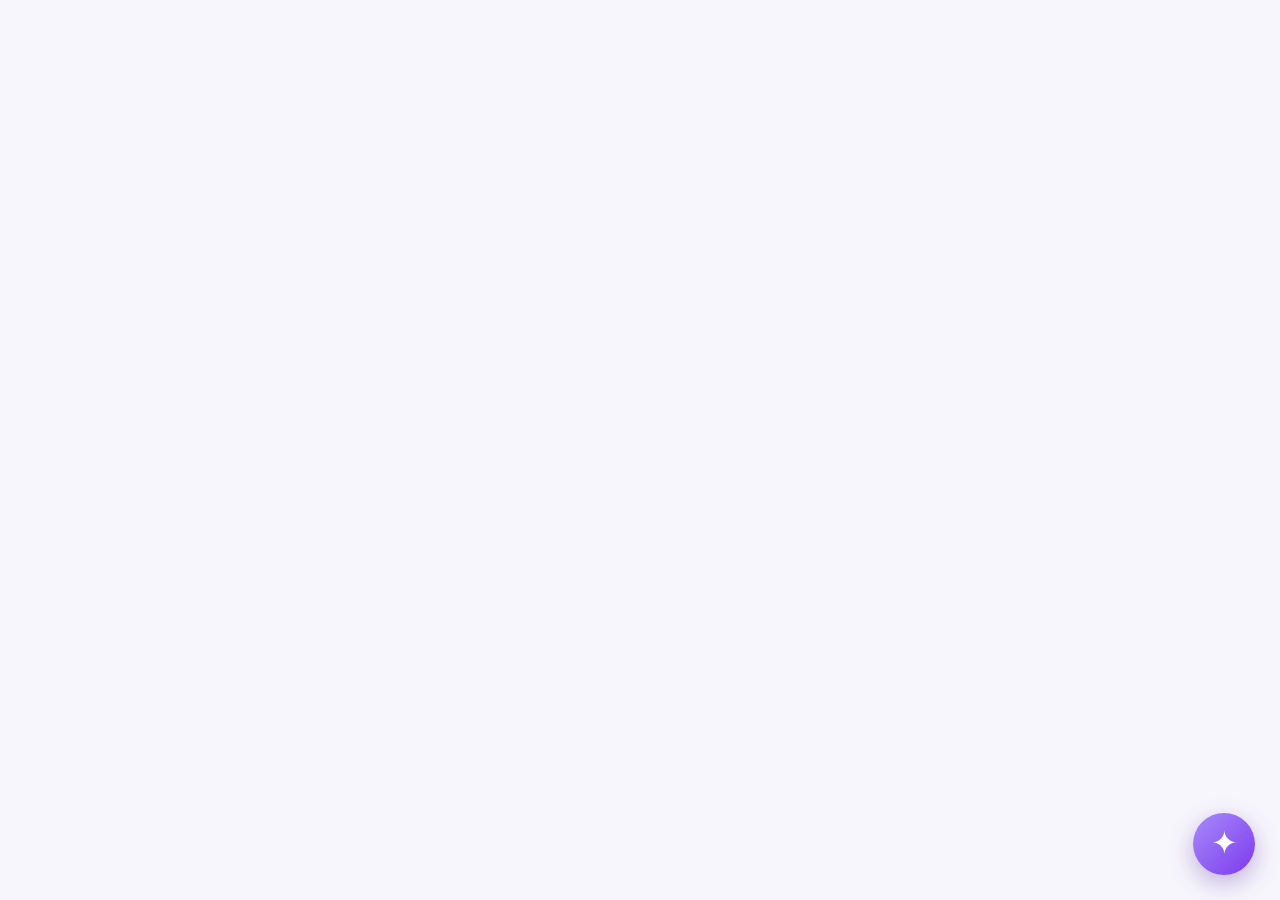
<file: chatbot.html>
<!DOCTYPE html>
<html lang="en">
<head>
    <meta charset="UTF-8">
    <meta name="viewport" content="width=device-width, initial-scale=1.0">
    <title>Smart Library AI Assistant</title>
    <link rel="stylesheet" href="style.css">
    <script src="chatbot.js" defer></script>
</head>
<body>
    <!-- AI Library Chat Widget -->
    <section id="libraryChatWidget" class="library-chat-widget">
        <button class="chat-launcher" id="chatLauncher"
                type="button"
                aria-label="Open AI Library Assistant"
                aria-expanded="false">
            <span class="chat-launcher-icon">✦</span>
        </button>

        <section class="chat-window" id="chatWindow"
                 aria-label="AI Library Assistant" hidden>
            <header class="chat-header">
                <div class="chat-avatar">📚</div>
                <div class="chat-header-text">
                    <h2>AI Library Assistant</h2>
                    <p><span class="online-dot"></span> AI Live Assistant</p>
                </div>
                <button class="chat-close" id="chatClose"
                        type="button" aria-label="Close chat">×</button>
            </header>

            <div class="chat-messages" id="chatMessages"
                 aria-live="polite" aria-label="Conversation"></div>

            <div class="chat-suggestions" id="chatSuggestions">
                <button type="button" data-prompt="What books do we have in the library?">📚 Library Books</button>
                <button type="button" data-prompt="Give me a quick recipe for pasta">🍳 Cooking Tips</button>
                <button type="button" data-prompt="How does AI work in simple words?">🤖 AI Explained</button>
            </div>

            <form class="chat-input-area" id="chatForm">
                <input id="chatInput" type="text"
                       placeholder="Ask me anything..."
                       aria-label="Your message"
                       autocomplete="off" maxlength="1000" required>
                <button type="submit" id="chatSendButton"
                        aria-label="Send message">➤</button>
            </form>

            <p class="chat-disclaimer">Powered by Smart AI Assistant</p>
        </section>
    </section>
</body>
</html>
</file>
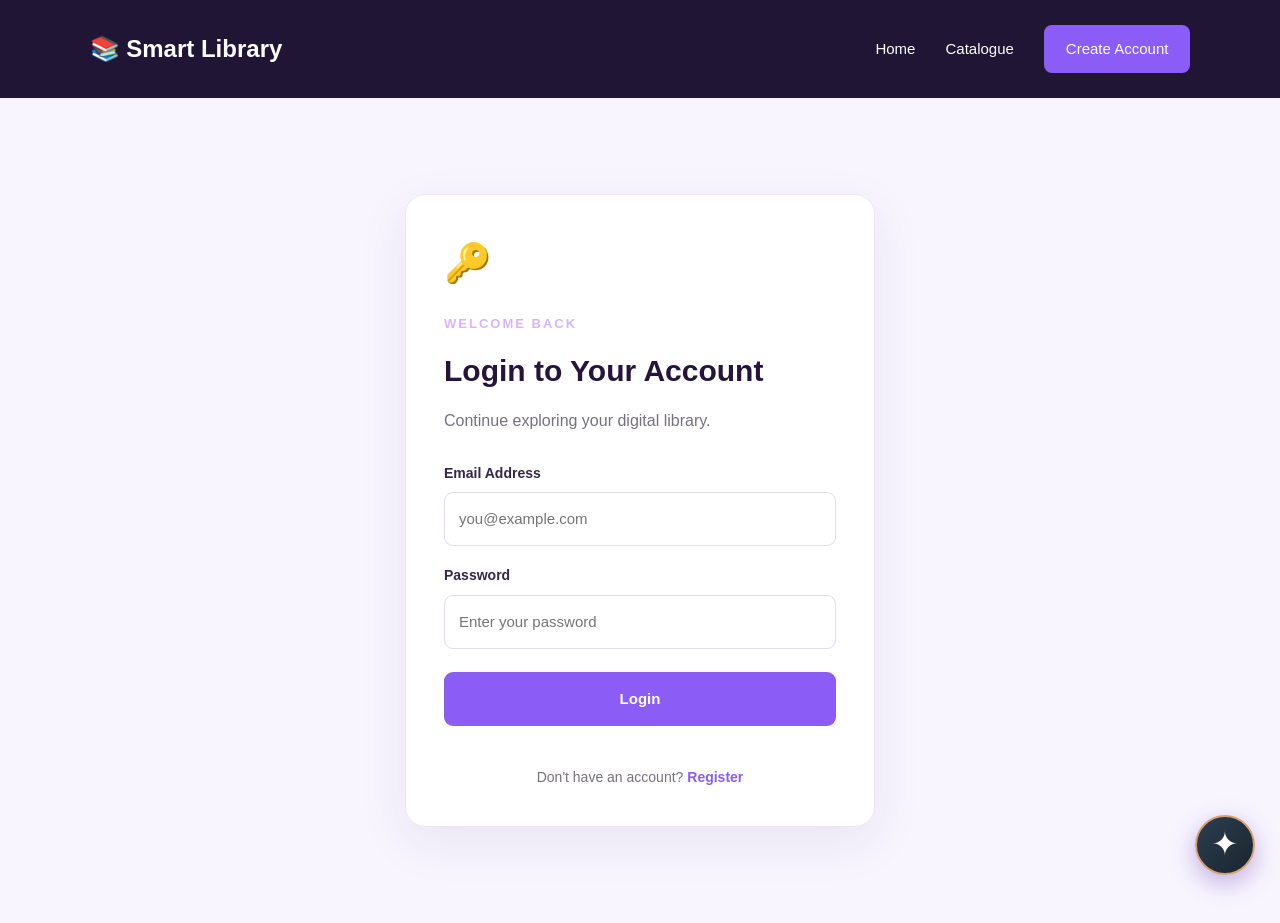
<file: dashboard.html>
<!DOCTYPE html>
<html lang="en">
<head>
    <meta charset="UTF-8">
    <meta name="viewport" content="width=device-width, initial-scale=1.0">
    <title>Smart Library | Dashboard</title>
    <link rel="stylesheet" href="style.css">
    <script src="config.js" defer></script>
    <script src="session.js" defer></script>
    <script src="dashboard.js" defer></script>
    <link rel="stylesheet" href="chatbot.css">
    <script src="chatbot.js" defer></script>
</head>
<body>
<header class="dashboard-navbar">
    <a href="home.html" class="brand">📚 Smart Library</a>

    <nav>
        <a href="home.html">Home</a>
        <a href="catalogue.html">Catalogue</a>
        <a href="dashboard.html" class="active">Dashboard</a>
        <a href="login.html" id="logoutLink">Logout</a>
    </nav>
</header>
<main class="dashboard-container">
    <section class="welcome-section">
        <div>
            <p class="eyebrow">YOUR PERSONAL LIBRARY</p>
            <h1>My Dashboard</h1>
            <p>Manage your account, books, favorites, and payments in one place.</p>
        </div>
        <a href="catalogue.html" class="main-button">Explore Books →</a>
    </section>
    <section class="stats-grid">
        <article class="stat-card">
            <div class="stat-icon purple">📚</div>
            <div>
                <p>My Books</p>
                <h2 id="booksCount">0</h2>
            </div>
        </article>
        <article class="stat-card">
            <div class="stat-icon pink">♥</div>
            <div>
                <p>Favorites</p>
                <h2 id="favoritesCount">0</h2>
            </div>
        </article>
        <article class="stat-card">
            <div class="stat-icon blue">💳</div>
            <div>
                <p>Payments</p>
                <h2 id="paymentsCount">0</h2>
            </div>
        </article>
        <article class="stat-card">
            <div class="stat-icon green">✓</div>
            <div>
                <p>Completed Payments</p>
                <h2 id="completedCount">0</h2>
            </div>
        </article>
    </section>
    <section class="dashboard-grid">
        <article class="panel account-panel" id="account">
            <div class="panel-heading">
                <div>
                    <p class="eyebrow">PERSONAL INFORMATION</p>
                    <h2>My Account</h2>
                </div>
                <span class="heading-icon">👤</span>
            </div>
            <form id="accountForm">
                <label for="userName">Full Name</label>
                <input id="userName" type="text" placeholder="Enter your name" required>
                <label for="userEmail">Email Address</label>
                <input id="userEmail" type="email" placeholder="Enter your email" required>
                <label for="userPhone">Phone Number</label>
                <input id="userPhone" type="tel" placeholder="Enter your phone number">
                <button type="submit" class="main-button full-button">Save Changes</button>
                <p id="accountMessage" class="message" aria-live="polite"></p>
            </form>
        </article>
        <article class="panel" id="my-books">
            <div class="panel-heading">
                <div>
                    <p class="eyebrow">YOUR COLLECTION</p>
                    <h2>My Books</h2>
                </div>
                <a href="catalogue.html" class="small-link">Browse Books →</a>
            </div>
            <div id="myBooksList" class="book-list"></div>
        </article>
        <article class="panel" id="favorites">
            <div class="panel-heading">
                <div>
                    <p class="eyebrow">SAVED FOR LATER</p>
                    <h2>Favorite List</h2>
                </div>
                <span class="heading-icon">♥</span>
            </div>
            <div id="favoritesList" class="book-list"></div>
        </article>
        <article class="panel" id="payments">
            <div class="panel-heading">
                <div>
                    <p class="eyebrow">PAYMENT HISTORY</p>
                    <h2>My Payments</h2>
                </div>
                <span class="heading-icon">💳</span>
            </div>
            <div class="payment-summary">
                <span>Total recorded payments</span>
                <strong id="totalPayments">0.00 EGP</strong>
            </div>
            <div id="paymentsList" class="payments-list"></div>
            <p class="note">
                This section displays saved payment records only. It does not process real payments.
            </p>
        </article>
    </section>
    <footer class="dashboard-footer">
        <a href="home.html">← Back to Home</a>
        <p>© 2026 Smart Library. Learn something new every day.</p>
    </footer>
</main>
<!-- AI Library Chat Widget -->
    <section id="libraryChatWidget" class="library-chat-widget">
        <button class="chat-launcher" id="chatLauncher"
                type="button"
                aria-label="Open AI Library Assistant"
                aria-expanded="false">
            <span class="chat-launcher-icon">✦</span>
        </button>

        <section class="chat-window" id="chatWindow"
                 aria-label="AI Library Assistant" hidden>
            <header class="chat-header">
                <div class="chat-avatar">📚</div>
                <div class="chat-header-text">
                    <h2>AI Library Assistant</h2>
                    <p><span class="online-dot"></span> AI Live Assistant</p>
                </div>
                <button class="chat-close" id="chatClose"
                        type="button" aria-label="Close chat">×</button>
            </header>

            <div class="chat-messages" id="chatMessages"
                 aria-live="polite" aria-label="Conversation"></div>

            <div class="chat-suggestions" id="chatSuggestions">
                <button type="button" data-prompt="What books do we have in the library?">📚 Library Books</button>
                <button type="button" data-prompt="Give me a quick recipe for pasta">🍳 Cooking Tips</button>
                <button type="button" data-prompt="How does AI work in simple words?">🤖 AI Explained</button>
            </div>

            <form class="chat-input-area" id="chatForm">
                <input id="chatInput" type="text"
                       placeholder="Ask me anything..."
                       aria-label="Your message"
                       autocomplete="off" maxlength="1000" required>
                <button type="submit" id="chatSendButton"
                        aria-label="Send message">➤</button>
            </form>

            <p class="chat-disclaimer">Powered by Smart AI Assistant</p>
        </section>
    </section>

</body>
</html>
</file>
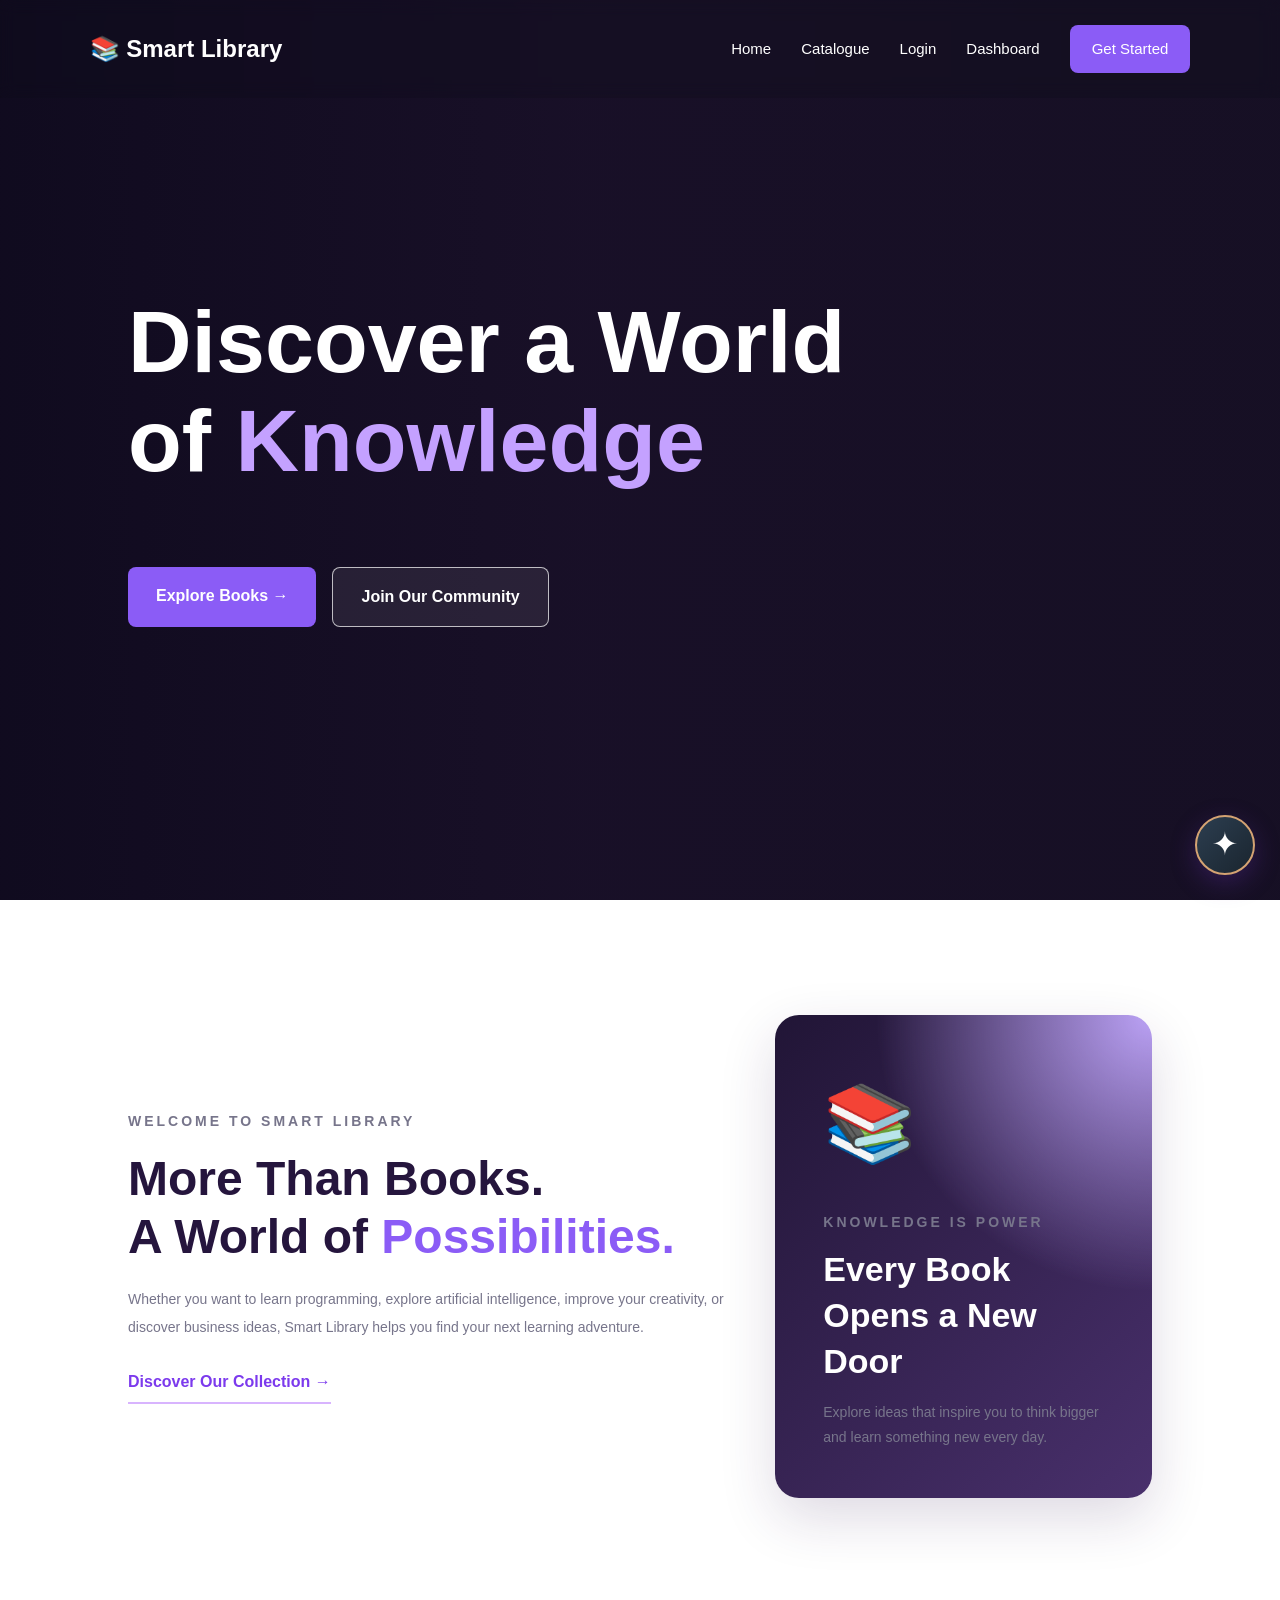
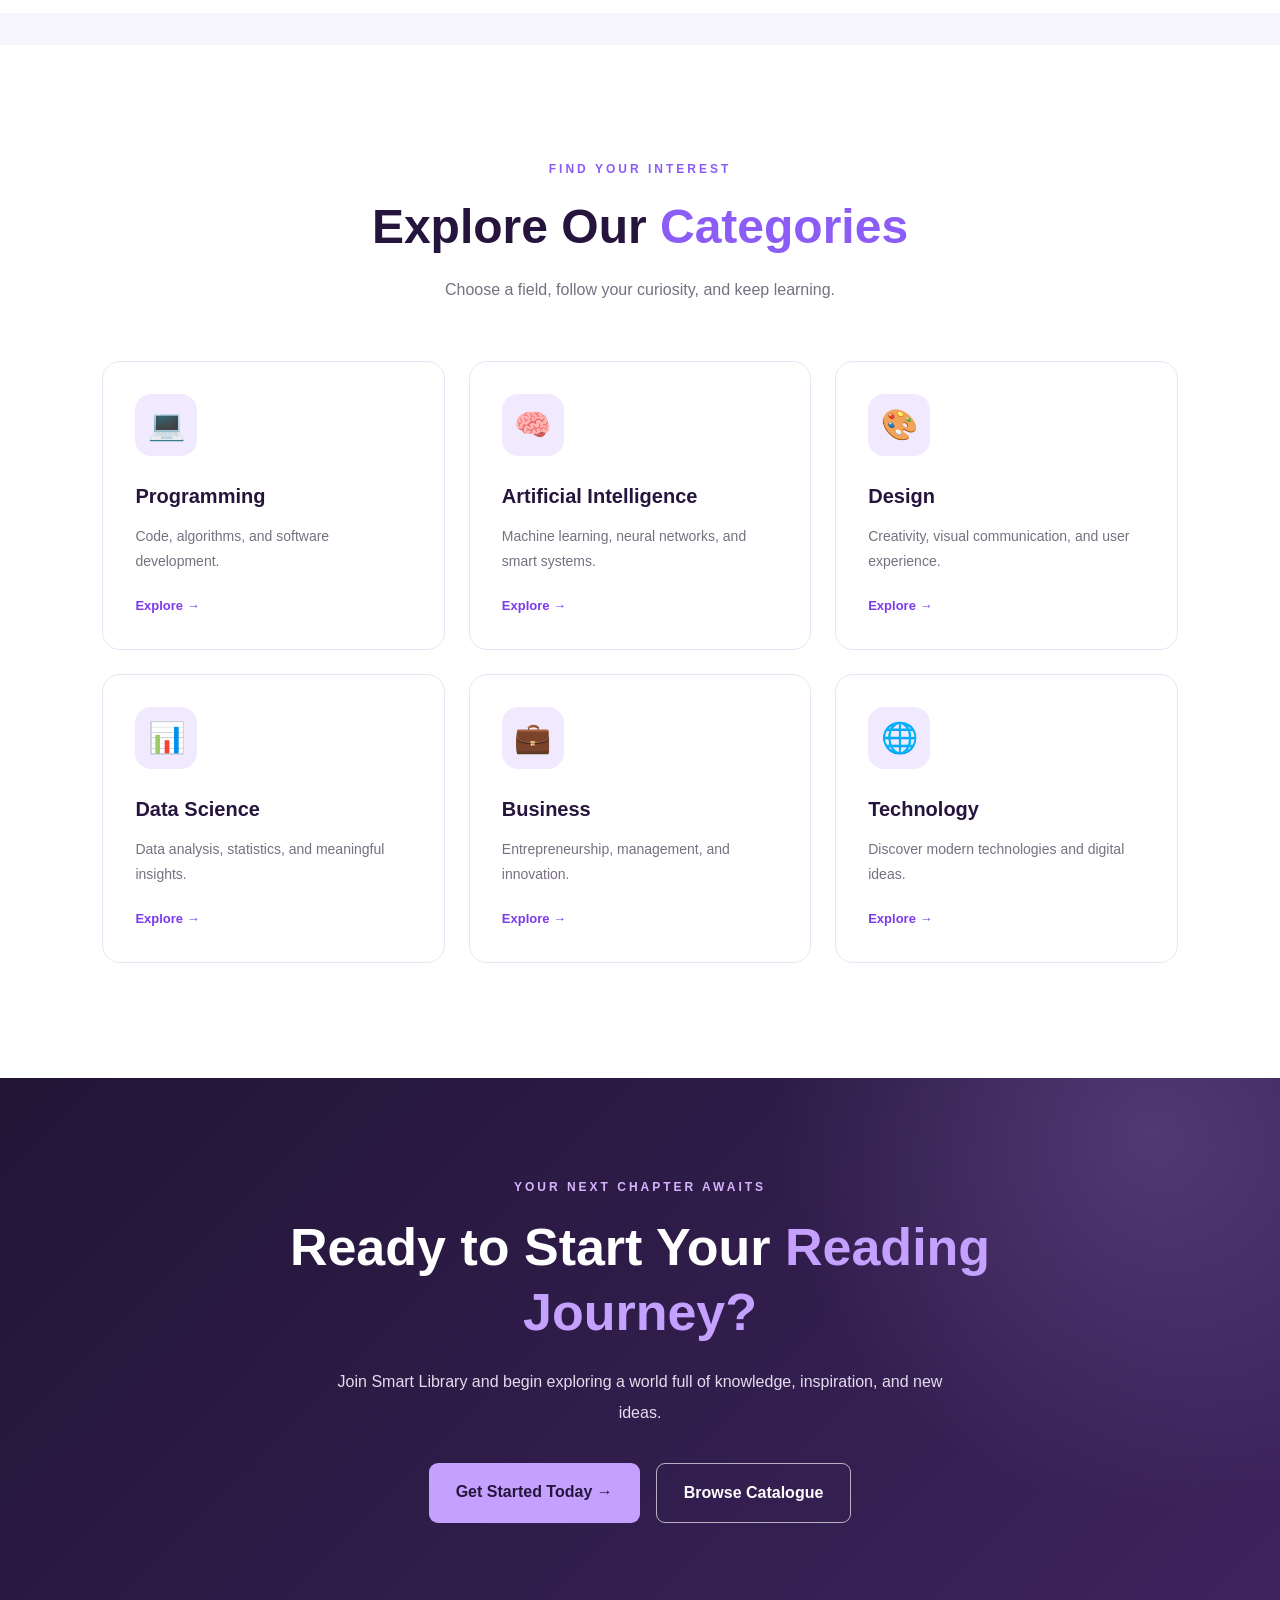
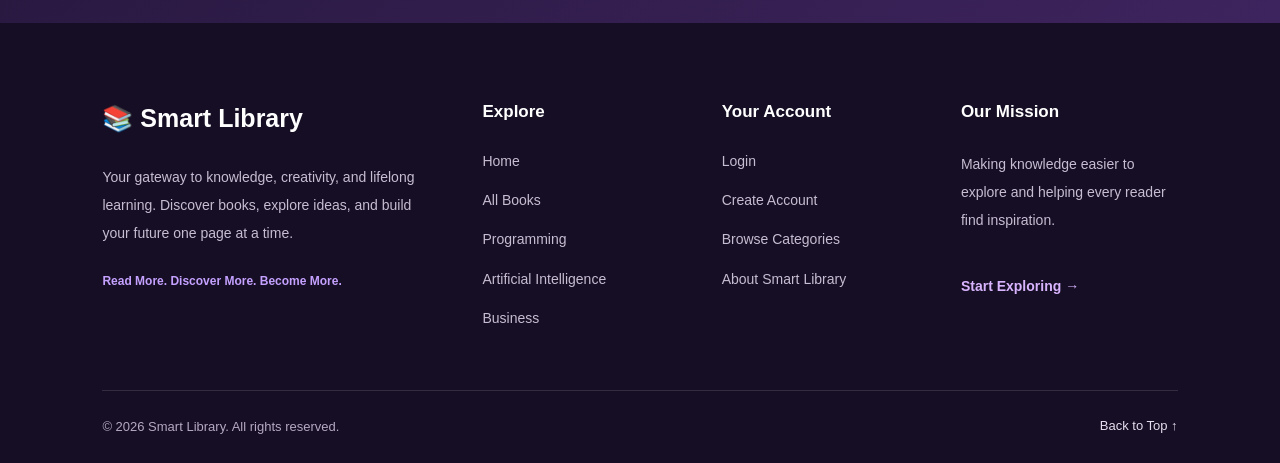
<file: home.html>
<!DOCTYPE html>
<html lang="en">
<head>
    <meta charset="UTF-8">
    <meta name="viewport" content="width=device-width, initial-scale=1.0">
    <meta name="theme-color" content="#211536">
    <title>Smart Library | Home</title>
    <link rel="stylesheet" href="style.css">
    <script src="config.js" defer></script>
    <script src="session.js" defer></script>
    <link rel="stylesheet" href="./chatbot.css">
    <link rel="stylesheet" href="chatbot.css">
    <script src="chatbot.js" defer></script>
</head>
<body class="home-page">

    <!-- Navigation -->
    <header class="navbar">
        <a href="home.html" class="logo">📚 Smart Library</a>

        <nav>
            <a href="home.html">Home</a>
            <a href="catalogue.html">Catalogue</a>
            <a href="login.html" id="authLink">Login</a>
            <a href="dashboard.html">Dashboard</a>
            <a href="register.html" class="nav-btn" id="registerLink">Get Started</a>
        </nav>
    </header>

    <main>

        <!-- Hero Section -->
        <section class="hero" id="home">

            <video class="hero-video" autoplay muted loop playsinline>
                <source src="./854417-uhd_3840_2160_25fps (1) (1) (1) (1).mp4">
            </video>

            <div class="hero-overlay"></div>

            <div class="hero-content">
                <h1>
                    Discover a World<br>
                    of <span>Knowledge</span>
                </h1>
                 <br><br>
                <div class="hero-buttons">
                    <a href="catalogue.html" class="primary-btn">
                        Explore Books →
                    </a>
                    <a href="register.html" class="secondary-btn">
                        Join Our Community
                    </a>
                </div>
            </div>
        </section>
        <!-- Welcome Section -->
        <section class="welcome-section">
            <div class="welcome-text">
                <p class="section-kicker">WELCOME TO SMART LIBRARY</p>

                <h2>
                    More Than Books.<br>
                    A World of <span>Possibilities.</span>
                </h2>

                <p>
                    Whether you want to learn programming, explore
                    artificial intelligence, improve your creativity,
                    or discover business ideas, Smart Library helps
                    you find your next learning adventure.
                </p>

                <a href="catalogue.html" class="section-link">
                    Discover Our Collection →
                </a>
            </div>

            <div class="welcome-visual">
                <div class="welcome-book-icon">📚</div>
                <p class="visual-small">KNOWLEDGE IS POWER</p>
                <h3>Every Book Opens a New Door</h3>
                <p>
                    Explore ideas that inspire you to think bigger
                    and learn something new every day.
                </p>
            </div>
        </section>
        <!-- Categories -->
        <section class="home-categories-section" id="categories">
            <div class="section-heading">
                <p class="section-kicker">FIND YOUR INTEREST</p>
                <h2>Explore Our <span>Categories</span></h2>
                <p>
                    Choose a field, follow your curiosity, and keep learning.
                </p>
            </div>

            <div class="home-categories-grid">

                <a href="catalogue.html?category=programming"
                   class="home-category-card">
                    <span class="category-icon">💻</span>
                    <h3>Programming</h3>
                    <p>Code, algorithms, and software development.</p>
                    <span class="category-arrow">Explore →</span>
                </a>

                <a href="catalogue.html?category=artificial-intelligence"
                   class="home-category-card">
                    <span class="category-icon">🧠</span>
                    <h3>Artificial Intelligence</h3>
                    <p>Machine learning, neural networks, and smart systems.</p>
                    <span class="category-arrow">Explore →</span>
                </a>

                <a href="catalogue.html?category=design"
                   class="home-category-card">
                    <span class="category-icon">🎨</span>
                    <h3>Design</h3>
                    <p>Creativity, visual communication, and user experience.</p>
                    <span class="category-arrow">Explore →</span>
                </a>

                <a href="catalogue.html?category=data-science"
                   class="home-category-card">
                    <span class="category-icon">📊</span>
                    <h3>Data Science</h3>
                    <p>Data analysis, statistics, and meaningful insights.</p>
                    <span class="category-arrow">Explore →</span>
                </a>

                <a href="catalogue.html?category=business"
                   class="home-category-card">
                    <span class="category-icon">💼</span>
                    <h3>Business</h3>
                    <p>Entrepreneurship, management, and innovation.</p>
                    <span class="category-arrow">Explore →</span>
                </a>

                <a href="catalogue.html?category=technology"
                   class="home-category-card">
                    <span class="category-icon">🌐</span>
                    <h3>Technology</h3>
                    <p>Discover modern technologies and digital ideas.</p>
                    <span class="category-arrow">Explore →</span>
                </a>

            </div>
        </section>
        <!-- Call to Action -->
        <section class="home-cta-section">
            <div class="cta-content">
                <p class="section-kicker">YOUR NEXT CHAPTER AWAITS</p>
                <h2>Ready to Start Your <span>Reading Journey?</span></h2>
                <p>
                    Join Smart Library and begin exploring a world
                    full of knowledge, inspiration, and new ideas.
                </p>

                <div class="hero-buttons cta-buttons">
                    <a href="register.html" class="cta-main-btn">
                        Get Started Today →
                    </a>

                    <a href="catalogue.html" class="cta-outline-btn">
                        Browse Catalogue
                    </a>
                </div>
            </div>
        </section>

    </main>


    <!-- Footer -->
    <footer class="home-footer" id="footer">
        <div class="footer-main">

            <div class="footer-about">
                <a href="home.html" class="footer-logo">
                    📚 Smart Library
                </a>

                <p>
                    Your gateway to knowledge, creativity, and lifelong
                    learning. Discover books, explore ideas, and build
                    your future one page at a time.
                </p>

                <div class="footer-motto">
                    Read More. Discover More. Become More.
                </div>
            </div>

            <div class="footer-column">
                <h3>Explore</h3>
                <a href="home.html">Home</a>
                <a href="catalogue.html">All Books</a>
                <a href="catalogue.html?category=programming">Programming</a>
                <a href="catalogue.html?category=artificial-intelligence">
                    Artificial Intelligence
                </a>
                <a href="catalogue.html?category=business">Business</a>
            </div>

            <div class="footer-column">
                <h3>Your Account</h3>
                <a href="login.html">Login</a>
                <a href="register.html">Create Account</a>
                <a href="#categories">Browse Categories</a>
                <a href="#about">About Smart Library</a>
            </div>

            <div class="footer-column footer-contact">
                <h3>Our Mission</h3>
                <p>
                    Making knowledge easier to explore and helping
                    every reader find inspiration.
                </p>
                <a href="catalogue.html" class="footer-explore-btn">
                    Start Exploring →
                </a>
            </div>

        </div>

        <div class="footer-bottom">
            <p>© 2026 Smart Library. All rights reserved.</p>

            <a href="#home">Back to Top ↑</a>
        </div>
    </footer>

<!-- AI Library Chat Widget -->
    <section id="libraryChatWidget" class="library-chat-widget">
        <button class="chat-launcher" id="chatLauncher"
                type="button"
                aria-label="Open AI Library Assistant"
                aria-expanded="false">
            <span class="chat-launcher-icon">✦</span>
        </button>

        <section class="chat-window" id="chatWindow"
                 aria-label="AI Library Assistant" hidden>
            <header class="chat-header">
                <div class="chat-avatar">📚</div>
                <div class="chat-header-text">
                    <h2>AI Library Assistant</h2>
                    <p><span class="online-dot"></span> AI Live Assistant</p>
                </div>
                <button class="chat-close" id="chatClose"
                        type="button" aria-label="Close chat">×</button>
            </header>

            <div class="chat-messages" id="chatMessages"
                 aria-live="polite" aria-label="Conversation"></div>

            <div class="chat-suggestions" id="chatSuggestions">
                <button type="button" data-prompt="What books do we have in the library?">📚 Library Books</button>
                <button type="button" data-prompt="Give me a quick recipe for pasta">🍳 Cooking Tips</button>
                <button type="button" data-prompt="How does AI work in simple words?">🤖 AI Explained</button>
            </div>

            <form class="chat-input-area" id="chatForm">
                <input id="chatInput" type="text"
                       placeholder="Ask me anything..."
                       aria-label="Your message"
                       autocomplete="off" maxlength="1000" required>
                <button type="submit" id="chatSendButton"
                        aria-label="Send message">➤</button>
            </form>

            <p class="chat-disclaimer">Powered by Smart AI Assistant</p>
        </section>
    </section>

</body>
</html>
</file>
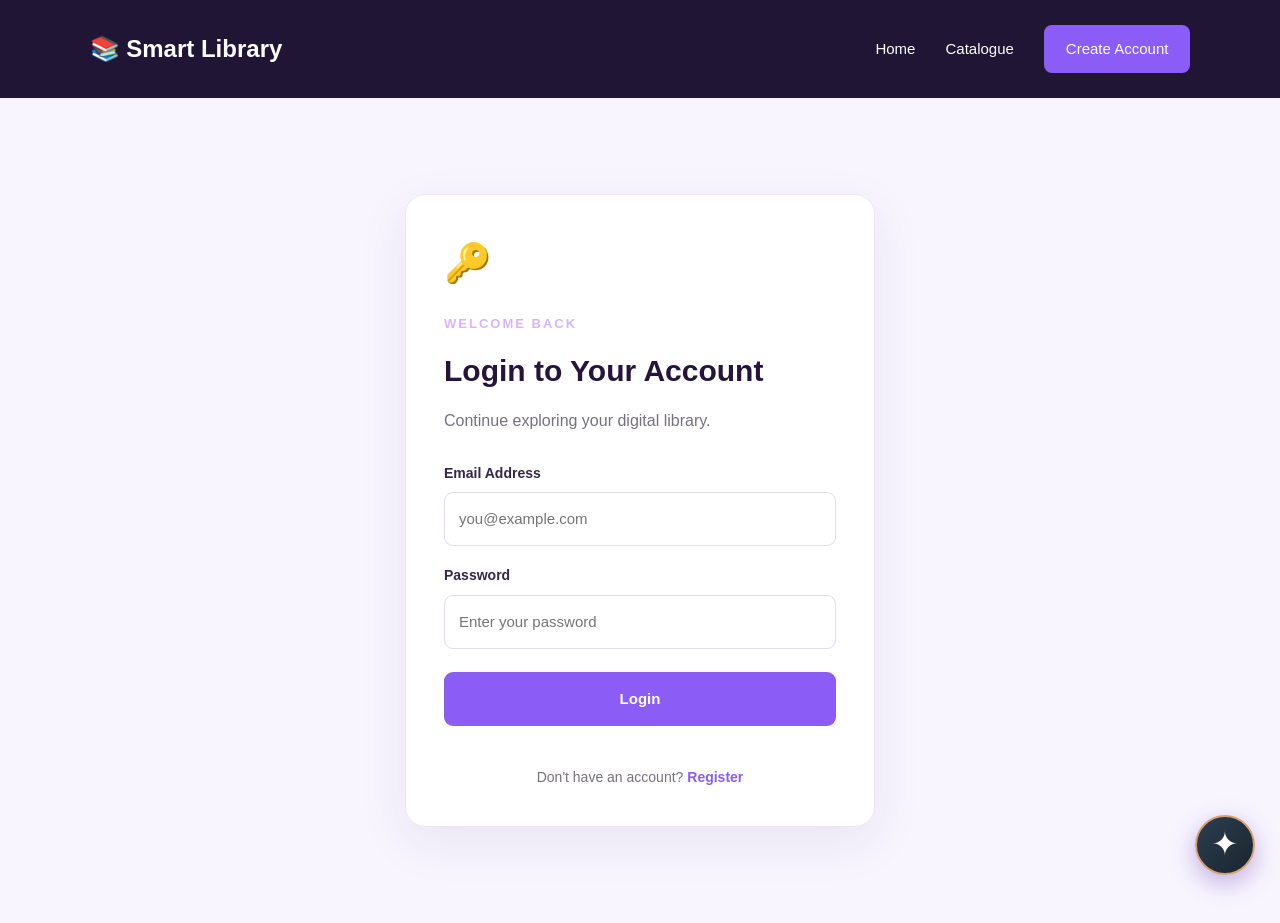
<file: login.html>
<!DOCTYPE html>
<html lang="en">
<head>
    <meta charset="UTF-8">
    <meta name="viewport" content="width=device-width, initial-scale=1.0">
    <title>Login | Smart Library</title>
    <link rel="stylesheet" href="style.css">
    <script src="config.js" defer></script>
    <script src="session.js" defer></script>
    <script src="auth.js" defer></script>
    <link rel="stylesheet" href="chatbot.css">
    <script src="chatbot.js" defer></script>
</head>
<body class="auth-page">

<header class="navbar inner-navbar">
    <a href="home.html" class="logo">📚 Smart Library</a>
    <nav>
        <a href="home.html">Home</a>
        <a href="catalogue.html">Catalogue</a>
        <a href="register.html" class="nav-btn">Create Account</a>
    </nav>
</header>

<main class="auth-layout">
    <section class="auth-card">
        <div class="auth-icon">🔑</div>
        <p class="subtitle">WELCOME BACK</p>
        <h1>Login to Your Account</h1>
        <p class="auth-description">
            Continue exploring your digital library.
        </p>

        <form id="loginForm">
            <label for="loginEmail">Email Address</label>
            <input id="loginEmail" type="email"
                   placeholder="you@example.com" required>

            <label for="loginPassword">Password</label>
            <input id="loginPassword" type="password"
                   placeholder="Enter your password" required>

            <button type="submit" class="auth-submit">
                Login
            </button>

            <p id="loginMessage" class="form-message"
               aria-live="polite"></p>
        </form>

        <p class="auth-switch">
            Don't have an account?
            <a href="register.html">Register</a>
        </p>
    </section>
</main>

<!-- AI Library Chat Widget -->
    <section id="libraryChatWidget" class="library-chat-widget">
        <button class="chat-launcher" id="chatLauncher"
                type="button"
                aria-label="Open AI Library Assistant"
                aria-expanded="false">
            <span class="chat-launcher-icon">✦</span>
        </button>

        <section class="chat-window" id="chatWindow"
                 aria-label="AI Library Assistant" hidden>
            <header class="chat-header">
                <div class="chat-avatar">📚</div>
                <div class="chat-header-text">
                    <h2>AI Library Assistant</h2>
                    <p><span class="online-dot"></span> AI Live Assistant</p>
                </div>
                <button class="chat-close" id="chatClose"
                        type="button" aria-label="Close chat">×</button>
            </header>

            <div class="chat-messages" id="chatMessages"
                 aria-live="polite" aria-label="Conversation"></div>

            <div class="chat-suggestions" id="chatSuggestions">
                <button type="button" data-prompt="What books do we have in the library?">📚 Library Books</button>
                <button type="button" data-prompt="Give me a quick recipe for pasta">🍳 Cooking Tips</button>
                <button type="button" data-prompt="How does AI work in simple words?">🤖 AI Explained</button>
            </div>

            <form class="chat-input-area" id="chatForm">
                <input id="chatInput" type="text"
                       placeholder="Ask me anything..."
                       aria-label="Your message"
                       autocomplete="off" maxlength="1000" required>
                <button type="submit" id="chatSendButton"
                        aria-label="Send message">➤</button>
            </form>

            <p class="chat-disclaimer">Powered by Smart AI Assistant</p>
        </section>
    </section>

</body>
</html>
</file>
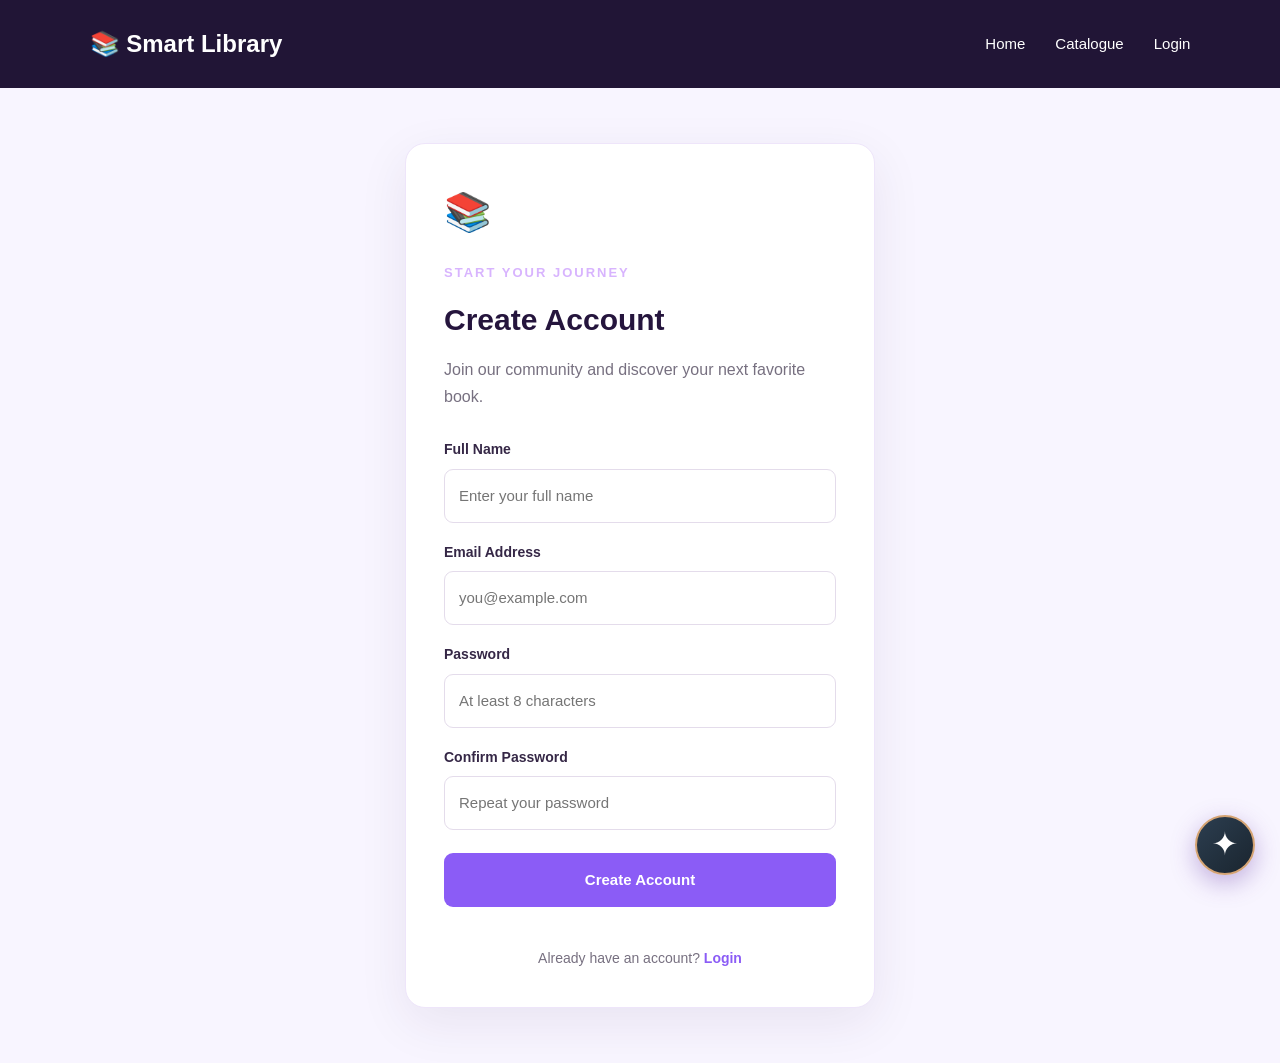
<file: register.html>
<!DOCTYPE html>
<html lang="en">
<head>
    <meta charset="UTF-8">
    <meta name="viewport" content="width=device-width, initial-scale=1.0">
    <title>Register | Smart Library</title>
    <link rel="stylesheet" href="style.css">
    <script src="config.js" defer></script>
    <script src="session.js" defer></script>
    <script src="auth.js" defer></script>
    <link rel="stylesheet" href="chatbot.css">
    <script src="chatbot.js" defer></script>
</head>
<body class="auth-page">

<header class="navbar inner-navbar">
    <a href="home.html" class="logo">📚 Smart Library</a>
    <nav>
        <a href="home.html">Home</a>
        <a href="catalogue.html">Catalogue</a>
        <a href="login.html">Login</a>
    </nav>
</header>

<main class="auth-layout">
    <section class="auth-card">
        <div class="auth-icon">📚</div>
        <p class="subtitle">START YOUR JOURNEY</p>
        <h1>Create Account</h1>
        <p class="auth-description">
            Join our community and discover your next favorite book.
        </p>

        <form id="registerForm">
            <label for="fullName">Full Name</label>
            <input id="fullName" type="text"
                   placeholder="Enter your full name" required>

            <label for="registerEmail">Email Address</label>
            <input id="registerEmail" type="email"
                   placeholder="you@example.com" required>

            <label for="registerPassword">Password</label>
            <input id="registerPassword" type="password"
                   placeholder="At least 8 characters" minlength="8" required>

            <label for="confirmPassword">Confirm Password</label>
            <input id="confirmPassword" type="password"
                   placeholder="Repeat your password" minlength="8" required>

            <button type="submit" class="auth-submit">
                Create Account
            </button>

            <p id="registerMessage" class="form-message"
               aria-live="polite"></p>
        </form>

        <p class="auth-switch">
            Already have an account?
            <a href="login.html">Login</a>
        </p>
    </section>
</main>

<!-- AI Library Chat Widget -->
    <section id="libraryChatWidget" class="library-chat-widget">
        <button class="chat-launcher" id="chatLauncher"
                type="button"
                aria-label="Open AI Library Assistant"
                aria-expanded="false">
            <span class="chat-launcher-icon">✦</span>
        </button>

        <section class="chat-window" id="chatWindow"
                 aria-label="AI Library Assistant" hidden>
            <header class="chat-header">
                <div class="chat-avatar">📚</div>
                <div class="chat-header-text">
                    <h2>AI Library Assistant</h2>
                    <p><span class="online-dot"></span> AI Live Assistant</p>
                </div>
                <button class="chat-close" id="chatClose"
                        type="button" aria-label="Close chat">×</button>
            </header>

            <div class="chat-messages" id="chatMessages"
                 aria-live="polite" aria-label="Conversation"></div>

            <div class="chat-suggestions" id="chatSuggestions">
                <button type="button" data-prompt="What books do we have in the library?">📚 Library Books</button>
                <button type="button" data-prompt="Give me a quick recipe for pasta">🍳 Cooking Tips</button>
                <button type="button" data-prompt="How does AI work in simple words?">🤖 AI Explained</button>
            </div>

            <form class="chat-input-area" id="chatForm">
                <input id="chatInput" type="text"
                       placeholder="Ask me anything..."
                       aria-label="Your message"
                       autocomplete="off" maxlength="1000" required>
                <button type="submit" id="chatSendButton"
                        aria-label="Send message">➤</button>
            </form>

            <p class="chat-disclaimer">Powered by Smart AI Assistant</p>
        </section>
    </section>

</body>
</html>
</file>
<file: style.css>
/*GENERAL STYLES*/
* {
    margin: 0;
    padding: 0;
    box-sizing: border-box;
}

body {
    font-family: Arial, sans-serif;
    background: #fff;
}

html {
    scroll-behavior: smooth;
    scroll-padding-top: 90px;
}
/*NAVIGATION BAR*/
.navbar {
    position: absolute;
    top: 0;
    left: 0;
    width: 100%;
    z-index: 10;

    display: flex;
    justify-content: space-between;
    align-items: center;

    padding: 25px 7%;
    background: rgba(15, 12, 25, 0.25);
    backdrop-filter: blur(8px);
}

.logo {
    color: white;
    font-size: 24px;
    font-weight: bold;
    text-decoration: none;
}

.navbar nav {
    display: flex;
    align-items: center;
    gap: 30px;
}

.navbar nav a {
    color: white;
    text-decoration: none;
    font-size: 15px;
    transition: 0.3s;
}

.navbar nav a:hover {
    color: #d8b4fe;
}

.navbar nav .nav-btn {
    background: #8b5cf6;
    padding: 12px 22px;
    border-radius: 8px;
}

.navbar nav .nav-btn:hover {
    background: #7c3aed;
    color: white;
}
/*ORIGINAL HERO STYLES
   Used by the Home Page*/
.hero {
    position: relative;
    width: 100%;
    min-height: 100vh;
    min-height: 100svh;

    display: flex;
    align-items: center;

    padding: 130px 10% 100px;
    overflow: hidden;
    background: #171126;
}

.hero-video {
    position: absolute;
    inset: 0;

    width: 100%;
    height: 100%;

    object-fit: cover;
    object-position: center;

    z-index: 0;
}

.hero-overlay {
    position: absolute;
    inset: 0;

    background: linear-gradient(
        90deg,
        rgba(15, 10, 30, 0.88) 0%,
        rgba(25, 15, 40, 0.65) 45%,
        rgba(20, 10, 30, 0.2) 100%
    );

    z-index: 1;
}

.hero-content {
    position: relative;
    z-index: 2;
    max-width: 700px;
    color: white;
}

.subtitle {
    color: #d8b4fe;
    font-size: 13px;
    font-weight: bold;
    letter-spacing: 4px;
    margin-bottom: 25px;
}

.hero-content h1 {
    font-size: clamp(42px, 6vw, 76px);
    line-height: 1.15;
    margin-bottom: 25px;
    font-weight: 800;
}

.hero-content h1 span {
    color: #c4a1ff;
}

.hero-description {
    max-width: 520px;
    font-size: 18px;
    line-height: 1.8;
    color: #e5e0ed;
    margin-bottom: 35px;
}


/*BUTTONS*/

.hero-buttons {
    display: flex;
    flex-wrap: wrap;
    gap: 16px;
}

.primary-btn,
.secondary-btn {
    display: inline-block;
    padding: 16px 28px;
    border-radius: 8px;
    text-decoration: none;
    font-weight: bold;
    transition: 0.3s;
}

.primary-btn {
    background: #8b5cf6;
    color: white;
}

.primary-btn:hover {
    background: #7c3aed;
    transform: translateY(-3px);
}

.secondary-btn {
    color: white;
    border: 1px solid rgba(255, 255, 255, 0.7);
    background: rgba(255, 255, 255, 0.08);
}

.secondary-btn:hover {
    background: white;
    color: #25153d;
}

.scroll-indicator {
    position: absolute;
    bottom: 30px;
    left: 10%;
    z-index: 2;

    color: #e5e0ed;
    font-size: 11px;
    letter-spacing: 3px;
}


/* RESPONSIVE NAVIGATION AND HERO */

@media (max-width: 768px) {
    .navbar {
        padding: 20px 5%;
        align-items: flex-start;
        gap: 20px;
    }

    .logo {
        font-size: 18px;
    }

    .navbar nav {
        gap: 12px;
        flex-wrap: wrap;
        justify-content: flex-end;
    }

    .navbar nav a {
        font-size: 12px;
    }

    .navbar nav .nav-btn {
        padding: 9px 12px;
    }

    .hero {
        padding: 140px 7% 100px;
    }

    .hero-overlay {
        background: rgba(15, 10, 30, 0.7);
    }

    .hero-description {
        font-size: 16px;
    }

    .scroll-indicator {
        left: 7%;
    }
}


/*INNER PAGES NAVIGATION */

.inner-navbar {
    position: relative;
    background: #211536;
}


/* ========================================
   CATALOGUE PAGE
======================================== */

.catalogue-page {
    background: #faf8ff;
    min-height: 100vh;
}

.catalogue-main {
    max-width: 1200px;
    margin: auto;
    padding: 65px 25px;
}

.catalogue-heading {
    text-align: center;
    margin-bottom: 40px;
}

.catalogue-heading .subtitle {
    margin-bottom: 15px;
}

.catalogue-heading h1 {
    font-size: clamp(32px, 5vw, 48px);
    color: #25153d;
    margin-bottom: 15px;
}

.catalogue-heading h1 span {
    color: #8b5cf6;
}

.catalogue-heading > p:last-child {
    color: #777080;
    line-height: 1.7;
}

.catalogue-tools {
    display: flex;
    gap: 15px;
    margin-bottom: 20px;
}

.catalogue-tools input,
.catalogue-tools select {
    min-width: 0;
    padding: 15px;
    border: 1px solid #e5dcef;
    border-radius: 10px;
    background: white;
    font-size: 15px;
    outline: none;
}

.catalogue-tools input {
    flex: 1;
}

.catalogue-tools input:focus,
.catalogue-tools select:focus {
    border-color: #8b5cf6;
}

.results-count {
    color: #756a85;
    margin-bottom: 20px;
}

.books-grid {
    display: grid;
    grid-template-columns: repeat(3, minmax(0, 1fr));
    gap: 25px;
}

.book-card {
    overflow: hidden;
    background: white;
    border: 1px solid #eee7f5;
    border-radius: 16px;
    transition: transform 0.25s, box-shadow 0.25s;
}

.book-card:hover {
    transform: translateY(-5px);
    box-shadow: 0 12px 30px rgba(70, 40, 100, 0.1);
}

.book-cover {
    min-height: 190px;
    display: flex;
    flex-direction: column;
    align-items: center;
    justify-content: center;
    gap: 15px;
}

.book-cover span {
    font-size: 65px;
}

.book-cover small {
    color: #48375d;
    font-weight: bold;
}

.book-info {
    padding: 22px;
}

.book-info h3 {
    color: #25153d;
    margin-bottom: 8px;
}

.book-author {
    color: #8b5cf6;
    font-size: 14px;
    margin-bottom: 14px;
}

.book-description {
    color: #777080;
    font-size: 14px;
    line-height: 1.7;
    min-height: 48px;
    margin-bottom: 20px;
}

.book-btn {
    width: 100%;
    padding: 12px;
    background: #8b5cf6;
    color: white;
    border: none;
    border-radius: 8px;
    cursor: pointer;
    font-weight: bold;
}

.book-btn:hover {
    background: #6d3ed0;
}

.empty-message {
    grid-column: 1 / -1;
    padding: 35px;
    text-align: center;
    color: #777080;
}

.site-footer {
    padding: 25px;
    text-align: center;
    color: #777080;
    border-top: 1px solid #eee7f5;
}

@media (max-width: 850px) {
    .books-grid {
        grid-template-columns: repeat(2, minmax(0, 1fr));
    }
}

@media (max-width: 560px) {
    .catalogue-tools {
        flex-direction: column;
    }

    .books-grid {
        grid-template-columns: 1fr;
    }
}


/* ========================================
   LOGIN AND REGISTER
======================================== */

.auth-page {
    min-height: 100vh;
    background: #f8f5ff;
}

.auth-layout {
    display: flex;
    justify-content: center;
    align-items: center;
    padding: 55px 20px;
    min-height: calc(100vh - 75px);
}

.auth-card {
    width: 100%;
    max-width: 470px;
    padding: 38px;
    border: 1px solid #eee5fa;
    border-radius: 20px;
    background: white;
    box-shadow: 0 15px 50px rgba(52, 30, 80, 0.08);
}

.auth-icon {
    font-size: 38px;
    margin-bottom: 20px;
}

.auth-card .subtitle {
    margin-bottom: 12px;
    letter-spacing: 2px;
}

.auth-card h1 {
    color: #25153d;
    font-size: 30px;
    margin-bottom: 12px;
}

.auth-description {
    color: #777080;
    line-height: 1.7;
    margin-bottom: 28px;
}

.auth-card form {
    display: flex;
    flex-direction: column;
}

.auth-card label {
    color: #352746;
    font-size: 14px;
    font-weight: bold;
    margin-bottom: 8px;
}

.auth-card input {
    width: 100%;
    padding: 14px;
    border: 1px solid #e4dceb;
    border-radius: 9px;
    margin-bottom: 18px;
    font-size: 15px;
    outline: none;
}

.auth-card input:focus {
    border-color: #8b5cf6;
    box-shadow: 0 0 0 3px rgba(139, 92, 246, 0.1);
}

.auth-submit {
    padding: 15px;
    margin-top: 5px;
    border: none;
    border-radius: 9px;
    background: #8b5cf6;
    color: white;
    font-weight: bold;
    font-size: 15px;
    cursor: pointer;
}

.auth-submit:hover {
    background: #6d3ed0;
}

.form-message {
    margin-top: 15px;
    font-size: 14px;
    line-height: 1.6;
    color: #6d3ed0;
}

.auth-switch {
    margin-top: 25px;
    text-align: center;
    color: #777080;
    font-size: 14px;
}

.auth-switch a {
    color: #8b5cf6;
    font-weight: bold;
    text-decoration: none;
}

@media (max-width: 500px) {
    .auth-card {
        padding: 25px 20px;
    }

    .auth-card h1 {
        font-size: 26px;
    }
}


/* ========================================
   FLOATING AI LIBRARY ASSISTANT
======================================== */

.library-chat-widget {
    --chat-purple: #8b5cf6;
    --chat-dark: #281842;
    font-family: Arial, sans-serif;
    position: relative;
    z-index: 9999;
}

.chat-launcher {
    position: fixed;
    right: 25px;
    bottom: 25px;
    width: 62px;
    height: 62px;
    border: none;
    border-radius: 50%;
    background: linear-gradient(135deg, #a78bfa, #7c3aed);
    color: white;
    box-shadow: 0 8px 25px rgba(91, 45, 160, 0.35);
    cursor: pointer;
    display: flex;
    align-items: center;
    justify-content: center;
    transition: transform 0.2s;
}

.chat-launcher:hover {
    transform: scale(1.07);
}

.chat-launcher-icon {
    font-size: 32px;
}

.chat-notification {
    position: absolute;
    top: 5px;
    right: 5px;
    width: 12px;
    height: 12px;
    background: #86efac;
    border: 2px solid white;
    border-radius: 50%;
}

.chat-window {
    position: fixed;
    right: 25px;
    bottom: 100px;
    width: min(370px, calc(100vw - 30px));
    height: min(560px, calc(100dvh - 130px));
    min-height: 350px;
    display: flex;
    flex-direction: column;
    overflow: hidden;
    background: #fff;
    border: 1px solid #eee5fa;
    border-radius: 18px;
    box-shadow: 0 15px 55px rgba(35, 20, 55, 0.22);
}

.chat-window[hidden] {
    display: none;
}

.chat-header {
    display: flex;
    align-items: center;
    gap: 12px;
    padding: 17px;
    background: var(--chat-dark);
    color: white;
}

.chat-avatar {
    width: 42px;
    height: 42px;
    flex-shrink: 0;
    display: grid;
    place-items: center;
    border-radius: 50%;
    background: var(--chat-purple);
    font-size: 25px;
}

.chat-header-text {
    flex: 1;
}

.chat-header h2 {
    font-size: 15px;
    margin: 0 0 6px;
}

.chat-header p {
    font-size: 12px;
    color: #ded2f4;
    margin: 0;
}

.online-dot {
    display: inline-block;
    width: 7px;
    height: 7px;
    background: #86efac;
    border-radius: 50%;
    margin-right: 4px;
}

.chat-close {
    background: transparent;
    color: white;
    border: none;
    font-size: 28px;
    cursor: pointer;
}

.chat-messages {
    flex: 1;
    overflow-y: auto;
    padding: 15px;
    display: flex;
    flex-direction: column;
    gap: 12px;
    background: #faf8ff;
}

.chat-message {
    max-width: 88%;
    padding: 12px 14px;
    border-radius: 14px;
    font-size: 13px;
    line-height: 1.6;
    overflow-wrap: anywhere;
}

.chat-message.bot {
    align-self: flex-start;
    background: white;
    border: 1px solid #eee5fa;
    color: #342444;
    border-bottom-left-radius: 4px;
}

.chat-message.user {
    align-self: flex-end;
    background: #8b5cf6;
    color: white;
    border-bottom-right-radius: 4px;
}

.chat-book-card {
    background: white;
    border: 1px solid #e8def5;
    border-radius: 12px;
    padding: 13px;
    color: #342444;
}

.chat-book-card h3 {
    font-size: 14px;
    margin: 0 0 6px;
}

.chat-book-card p {
    font-size: 12px;
    line-height: 1.6;
    margin: 7px 0;
    overflow-wrap: anywhere;
}

.chat-book-card p:nth-of-type(1) {
    color: #776a86;
}

.chat-book-category {
    display: inline-block;
    font-size: 11px;
    color: #6d3ed0;
    background: #f0e8ff;
    padding: 4px 8px;
    border-radius: 20px;
}

.chat-book-card a {
    display: inline-block;
    margin-top: 7px;
    font-size: 12px;
    color: #6d3ed0;
    font-weight: bold;
    text-decoration: none;
}

.chat-book-card a:hover {
    text-decoration: underline;
}

.chat-suggestions {
    display: flex;
    flex-wrap: wrap;
    gap: 6px;
    padding: 10px 12px;
    border-top: 1px solid #eee5fa;
    background: white;
}

.chat-suggestions button {
    background: #f4edff;
    color: #5c3590;
    border: 1px solid #e4d5fb;
    border-radius: 18px;
    padding: 8px 10px;
    font-size: 11px;
    cursor: pointer;
}

.chat-suggestions button:hover {
    background: #e9dcff;
}

.chat-input-area {
    display: flex;
    align-items: center;
    gap: 8px;
    padding: 12px;
    border-top: 1px solid #eee5fa;
    background: white;
}

.chat-input-area input {
    flex: 1;
    width: 0;
    min-width: 0;
    padding: 12px;
    border: 1px solid #e3d9ef;
    border-radius: 22px;
    outline: none;
    font-size: 13px;
}

.chat-input-area input:focus {
    border-color: var(--chat-purple);
}

.chat-input-area button {
    flex-shrink: 0;
    width: 40px;
    height: 40px;
    border: none;
    border-radius: 50%;
    background: var(--chat-purple);
    color: white;
    font-size: 20px;
    cursor: pointer;
}

.chat-disclaimer {
    margin: 0;
    padding: 0 10px 9px;
    text-align: center;
    color: #8a7c99;
    font-size: 10px;
    background: white;
}

@media (max-width: 480px) {
    .chat-launcher {
        right: 16px;
        bottom: 16px;
        width: 56px;
        height: 56px;
    }

    .chat-window {
        right: 10px;
        bottom: 82px;
        width: calc(100vw - 20px);
        height: min(540px, calc(100dvh - 100px));
    }
}


/* ========================================
   HOME PAGE ONLY
   New long homepage sections and footer
======================================== */

.home-page {
    color: #302341;
    overflow-x: hidden;
}

/* Keep the homepage navbar over the video */

.home-page .navbar {
    position: absolute;
}

/* Larger hero section */

.home-page .hero {
    min-height: 100vh;
    min-height: 100svh;
    padding: 150px 10% 130px;
}

.home-page .hero-content {
    max-width: 850px;
}

.home-eyebrow {
    color: #d8b4fe;
    font-size: 13px;
    font-weight: 700;
    letter-spacing: 4px;
    margin-bottom: 24px;
}

.home-page .hero-content h1 {
    font-size: clamp(48px, 7vw, 88px);
    line-height: 1.12;
    margin-bottom: 26px;
}

.home-page .hero-description {
    max-width: 600px;
}

.hero-note {
    margin-top: 38px;
    color: #e9ddfa;
    font-size: 14px;
    letter-spacing: 1px;
}

.hero-note span {
    color: #c4a1ff;
    margin-right: 8px;
}

.home-scroll {
    position: absolute;
    bottom: 30px;
    left: 10%;
    z-index: 2;
    color: #fff;
    font-size: 11px;
    letter-spacing: 3px;
    text-decoration: none;
    transition: color 0.3s;
}

.home-scroll:hover {
    color: #d8b4fe;
}


/* Shared homepage section headings */

.section-kicker {
    color: #8b5cf6;
    font-size: 12px;
    font-weight: 800;
    letter-spacing: 3px;
    margin-bottom: 18px;
}

.section-heading {
    max-width: 760px;
    margin: 0 auto 55px;
    text-align: center;
}

.section-heading h2,
.welcome-text h2 {
    font-size: clamp(32px, 4vw, 48px);
    line-height: 1.2;
    color: #25153d;
    margin-bottom: 20px;
}

.section-heading h2 span,
.welcome-text h2 span {
    color: #8b5cf6;
}

.section-heading > p:last-child {
    color: #777080;
    line-height: 1.9;
    font-size: 16px;
}


/* Welcome section */

.welcome-section {
    display: grid;
    grid-template-columns: 1.1fr 0.9fr;
    align-items: center;
    gap: 70px;
    padding: 115px 10%;
    background: #fff;
}

.welcome-text {
    max-width: 650px;
}

.welcome-text > p:not(.section-kicker) {
    color: #777080;
    font-size: 17px;
    line-height: 2;
    margin-bottom: 28px;
}

.section-link {
    display: inline-block;
    color: #7c3aed;
    font-weight: 700;
    text-decoration: none;
    border-bottom: 2px solid #d8b4fe;
    padding-bottom: 7px;
}

.section-link:hover {
    color: #4c1d95;
}

.welcome-visual {
    min-height: 360px;
    padding: 48px;
    display: flex;
    flex-direction: column;
    align-items: flex-start;
    justify-content: center;
    border-radius: 24px;
    background:
        radial-gradient(circle at top right, #bba2f5, transparent 45%),
        linear-gradient(135deg, #211536, #49306c);
    color: white;
    box-shadow: 0 20px 55px rgba(49, 25, 80, 0.16);
}

.welcome-book-icon {
    font-size: 75px;
    margin-bottom: 28px;
}

.visual-small {
    color: #d8b4fe;
    font-size: 11px;
    letter-spacing: 3px;
    font-weight: bold;
    margin-bottom: 14px;
}

.welcome-visual h3 {
    font-size: clamp(24px, 3vw, 34px);
    line-height: 1.35;
    margin-bottom: 15px;
}

.welcome-visual > p:last-child {
    color: #e4dcec;
    line-height: 1.8;
}


/* Featured books */

.featured-section {
    padding: 110px 8%;
    background: #f8f5ff;
}

.home-books-grid {
    display: grid;
    grid-template-columns: repeat(3, minmax(0, 1fr));
    gap: 30px;
    max-width: 1300px;
    margin: auto;
}

.home-book-card {
    background: #fff;
    border: 1px solid #eee5fa;
    border-radius: 18px;
    overflow: hidden;
    transition: transform 0.3s, box-shadow 0.3s;
}

.home-book-card:hover {
    transform: translateY(-8px);
    box-shadow: 0 18px 45px rgba(48, 25, 75, 0.12);
}

.home-book-cover {
    min-height: 270px;
    padding: 35px 20px;
    display: flex;
    flex-direction: column;
    align-items: center;
    justify-content: center;
    gap: 22px;
    text-align: center;
}

.home-book-cover > span {
    font-size: 76px;
}

.home-book-cover small {
    font-size: 11px;
    font-weight: 800;
    letter-spacing: 3px;
}

.cover-programming {
    background: linear-gradient(135deg, #d9e6ff, #a6b9ed);
    color: #23365d;
}

.cover-ai {
    background: linear-gradient(135deg, #e8d9ff, #b99ae8);
    color: #39205b;
}

.cover-business {
    background: linear-gradient(135deg, #f7e7ca, #e8c38b);
    color: #67431d;
}

.home-book-info {
    padding: 28px;
}

.home-book-tag {
    display: inline-block;
    color: #7c3aed;
    font-size: 10px;
    font-weight: 800;
    letter-spacing: 1.3px;
    margin-bottom: 14px;
}

.home-book-info h3 {
    color: #25153d;
    font-size: 23px;
    margin-bottom: 14px;
}

.home-book-info p {
    color: #777080;
    line-height: 1.8;
    font-size: 14px;
    min-height: 76px;
    margin-bottom: 22px;
}

.home-book-info > a {
    color: #7c3aed;
    text-decoration: none;
    font-size: 14px;
    font-weight: 700;
}

.home-book-info > a:hover {
    color: #4c1d95;
}

.featured-action {
    text-align: center;
    margin-top: 45px;
}


/* Homepage categories */

.home-categories-section {
    padding: 115px 8%;
    background: #fff;
}

.home-categories-grid {
    max-width: 1300px;
    margin: auto;
    display: grid;
    grid-template-columns: repeat(3, minmax(0, 1fr));
    gap: 24px;
}

.home-category-card {
    min-height: 255px;
    padding: 32px;
    display: flex;
    flex-direction: column;
    align-items: flex-start;
    background: #fff;
    border: 1px solid #ece4f5;
    border-radius: 18px;
    text-decoration: none;
    transition: transform 0.3s, border-color 0.3s,
                box-shadow 0.3s;
}

.home-category-card:hover {
    transform: translateY(-6px);
    border-color: #c4a1ff;
    box-shadow: 0 14px 35px rgba(66, 36, 100, 0.09);
}

.category-icon {
    width: 62px;
    height: 62px;
    display: grid;
    place-items: center;
    background: #f1eaff;
    border-radius: 16px;
    font-size: 30px;
    margin-bottom: 24px;
}

.home-category-card h3 {
    color: #25153d;
    font-size: 20px;
    margin-bottom: 12px;
}

.home-category-card p {
    color: #777080;
    font-size: 14px;
    line-height: 1.8;
    margin-bottom: 22px;
}

.category-arrow {
    color: #7c3aed;
    font-size: 13px;
    font-weight: bold;
    margin-top: auto;
}


/* Why choose Smart Library */

.why-section {
    padding: 110px 8%;
    background: #f8f5ff;
}

.why-grid {
    max-width: 1300px;
    margin: auto;
    display: grid;
    grid-template-columns: repeat(4, minmax(0, 1fr));
    gap: 22px;
}

.why-card {
    padding: 32px 25px;
    background: white;
    border: 1px solid #eee5fa;
    border-radius: 17px;
    transition: transform 0.3s, box-shadow 0.3s;
}

.why-card:hover {
    transform: translateY(-5px);
    box-shadow: 0 12px 30px rgba(48, 25, 75, 0.08);
}

.why-icon {
    font-size: 38px;
    margin-bottom: 24px;
}

.why-card h3 {
    color: #25153d;
    font-size: 18px;
    line-height: 1.5;
    margin-bottom: 14px;
}

.why-card p {
    color: #777080;
    font-size: 14px;
    line-height: 1.9;
}


/* Homepage call to action */

.home-cta-section {
    padding: 100px 8%;
    background:
        radial-gradient(circle at 90% 10%, rgba(196, 161, 255, 0.2), transparent 30%),
        linear-gradient(135deg, #211536, #3e245e);
    color: white;
}

.cta-content {
    max-width: 850px;
    margin: auto;
    text-align: center;
}

.home-cta-section .section-kicker {
    color: #d8b4fe;
}

.home-cta-section h2 {
    font-size: clamp(32px, 4.5vw, 52px);
    line-height: 1.25;
    margin-bottom: 22px;
}

.home-cta-section h2 span {
    color: #c4a1ff;
}

.home-cta-section .cta-content > p:not(.section-kicker) {
    max-width: 650px;
    margin: 0 auto;
    color: #e5dced;
    font-size: 16px;
    line-height: 1.9;
}

.cta-buttons {
    justify-content: center;
    margin-top: 35px;
}

.cta-main-btn,
.cta-outline-btn {
    display: inline-block;
    padding: 16px 27px;
    border-radius: 9px;
    text-decoration: none;
    font-weight: bold;
    transition: 0.3s;
}

.cta-main-btn {
    background: #c4a1ff;
    color: #25153d;
}

.cta-main-btn:hover {
    background: #dfccff;
    transform: translateY(-3px);
}

.cta-outline-btn {
    border: 1px solid rgba(255, 255, 255, 0.65);
    color: white;
}

.cta-outline-btn:hover {
    background: white;
    color: #25153d;
}


/* Homepage footer */

.home-footer {
    padding: 75px 8% 0;
    background: #160e24;
    color: #fff;
}

.footer-main {
    max-width: 1400px;
    margin: auto;
    display: grid;
    grid-template-columns: 1.5fr 0.85fr 0.85fr 1fr;
    gap: 55px;
    padding-bottom: 60px;
}

.footer-logo {
    display: inline-block;
    color: white;
    font-size: 25px;
    font-weight: 800;
    text-decoration: none;
    margin-bottom: 25px;
}

.footer-about > p,
.footer-contact > p {
    color: #c7bdd2;
    font-size: 14px;
    line-height: 2;
    max-width: 370px;
    margin-bottom: 24px;
}

.footer-motto {
    color: #c4a1ff;
    font-size: 12px;
    line-height: 1.8;
    font-weight: bold;
}

.footer-column {
    display: flex;
    flex-direction: column;
    align-items: flex-start;
    gap: 17px;
}

.footer-column h3 {
    color: #fff;
    font-size: 17px;
    margin-bottom: 8px;
}

.footer-column a {
    color: #c7bdd2;
    font-size: 14px;
    line-height: 1.6;
    text-decoration: none;
    transition: color 0.25s;
}

.footer-column a:hover,
.footer-bottom a:hover {
    color: #c4a1ff;
}

.footer-explore-btn {
    display: inline-block;
    color: #d8b4fe !important;
    font-weight: bold;
}

.footer-bottom {
    max-width: 1400px;
    margin: auto;
    padding: 25px 0;
    border-top: 1px solid rgba(255, 255, 255, 0.13);
    display: flex;
    justify-content: space-between;
    align-items: center;
    gap: 20px;
}

.footer-bottom p {
    color: #b5a9c3;
    font-size: 13px;
    line-height: 1.7;
}

.footer-bottom a {
    color: #e5dced;
    font-size: 13px;
    text-decoration: none;
    white-space: nowrap;
}


/* ========================================
   HOMEPAGE RESPONSIVE DESIGN
======================================== */

@media (max-width: 1000px) {
    .welcome-section {
        gap: 40px;
        padding: 85px 7%;
    }

    .featured-section,
    .home-categories-section,
    .why-section {
        padding: 85px 6%;
    }

    .home-books-grid,
    .home-categories-grid {
        grid-template-columns: repeat(2, minmax(0, 1fr));
    }

    .why-grid {
        grid-template-columns: repeat(2, minmax(0, 1fr));
    }

    .footer-main {
        grid-template-columns: repeat(2, minmax(0, 1fr));
        gap: 40px;
    }
}

@media (max-width: 650px) {
    .home-page .navbar {
        padding: 18px 5%;
        align-items: center;
        gap: 14px;
        flex-wrap: wrap;
    }

    .home-page .logo {
        font-size: 19px;
    }

    .home-page .navbar nav {
        gap: 12px;
    }

    .home-page .navbar nav a {
        font-size: 12px;
    }

    .home-page .hero {
        min-height: 100svh;
        padding: 165px 7% 115px;
    }

    .home-page .hero-content h1 {
        font-size: clamp(40px, 10vw, 58px);
    }

    .home-page .hero-description {
        font-size: 15px;
    }

    .home-eyebrow {
        font-size: 10px;
        letter-spacing: 2px;
    }

    .home-scroll {
        left: 7%;
        font-size: 9px;
        letter-spacing: 2px;
    }

    .welcome-section {
        grid-template-columns: 1fr;
        gap: 35px;
        padding: 75px 7%;
    }

    .welcome-visual {
        min-height: 300px;
        padding: 32px;
    }

    .featured-section,
    .home-categories-section,
    .why-section {
        padding: 75px 6%;
    }

    .section-heading {
        margin-bottom: 35px;
    }

    .section-heading h2,
    .welcome-text h2 {
        font-size: 32px;
    }

    .home-books-grid,
    .home-categories-grid,
    .why-grid {
        grid-template-columns: 1fr;
    }

    .home-book-cover {
        min-height: 230px;
    }

    .home-book-info p {
        min-height: 0;
    }

    .home-category-card {
        min-height: 220px;
    }

    .home-cta-section {
        padding: 75px 7%;
    }

    .home-cta-section h2 {
        font-size: 32px;
    }

    .cta-buttons {
        flex-direction: column;
    }

    .cta-main-btn,
    .cta-outline-btn {
        width: 100%;
        text-align: center;
    }

    .home-footer {
        padding: 55px 7% 0;
    }

    .footer-main {
        grid-template-columns: 1fr;
        gap: 35px;
        padding-bottom: 40px;
    }

    .footer-bottom {
        flex-direction: column;
        align-items: flex-start;
    }
}


/* Respect reduced motion preferences */

@media (prefers-reduced-motion: reduce) {
    html {
        scroll-behavior: auto;
    }

    .home-page *,
    .home-page *::before,
    .home-page *::after {
        transition-duration: 0.01ms !important;
    }
}

@import url('https://fonts.googleapis.com/css2?family=Inter:wght@400;500;600;700;800&display=swap');

:root {
    --primary: #7655d9;
    --primary-dark: #5c3eb7;
    --text: #25213a;
    --muted: #77758b;
    --background: #f7f6fc;
    --border: #eae7f3;
    --white: #ffffff;
    --shadow: 0 8px 28px rgba(47, 35, 86, 0.06);
}

* {
    box-sizing: border-box;
    margin: 0;
    padding: 0;
}

html {
    scroll-behavior: smooth;
    scroll-padding-top: 90px;
}

body {
    font-family: 'Inter', Arial, sans-serif;
    background: var(--background);
    color: var(--text);
    line-height: 1.6;
}

a {
    color: inherit;
    text-decoration: none;
}

button,
input {
    font: inherit;
}

.dashboard-navbar {
    min-height: 76px;
    padding: 15px 7%;
    background: var(--white);
    border-bottom: 1px solid var(--border);
    display: flex;
    justify-content: space-between;
    align-items: center;
    gap: 24px;
    flex-wrap: wrap;
}

.brand {
    font-size: 22px;
    font-weight: 800;
    color: var(--primary);
}

.dashboard-navbar nav {
    display: flex;
    align-items: center;
    gap: 25px;
    flex-wrap: wrap;
}

.dashboard-navbar nav a {
    color: #666277;
    font-size: 14px;
    font-weight: 600;
    transition: color 0.2s;
}

.dashboard-navbar nav a:hover,
.dashboard-navbar nav a.active {
    color: var(--primary);
}

.dashboard-container {
    width: min(1200px, 90%);
    margin: 0 auto;
    padding: 42px 0 25px;
}

.welcome-section {
    display: flex;
    align-items: center;
    justify-content: space-between;
    gap: 25px;
    margin-bottom: 32px;
}

.eyebrow {
    color: var(--primary);
    font-size: 11px;
    font-weight: 800;
    letter-spacing: 1.5px;
    margin-bottom: 7px;
}

.welcome-section h1 {
    font-size: clamp(30px, 4vw, 42px);
    line-height: 1.2;
    margin-bottom: 10px;
}

.welcome-section p:not(.eyebrow) {
    color: var(--muted);
    font-size: 14px;
}

.main-button {
    display: inline-flex;
    align-items: center;
    justify-content: center;
    background: var(--primary);
    color: white;
    padding: 12px 19px;
    border: none;
    border-radius: 10px;
    font-weight: 700;
    font-size: 13px;
    cursor: pointer;
    transition: 0.2s;
}

.main-button:hover {
    background: var(--primary-dark);
    transform: translateY(-1px);
}

.stats-grid {
    display: grid;
    grid-template-columns: repeat(4, minmax(0, 1fr));
    gap: 18px;
    margin-bottom: 25px;
}

.stat-card {
    display: flex;
    align-items: center;
    gap: 15px;
    padding: 22px;
    background: var(--white);
    border: 1px solid var(--border);
    border-radius: 16px;
    box-shadow: var(--shadow);
}

.stat-icon {
    width: 48px;
    height: 48px;
    flex-shrink: 0;
    display: grid;
    place-items: center;
    border-radius: 14px;
    font-size: 21px;
    font-weight: 800;
}

.purple { background: #eee8ff; color: #7655d9; }
.pink { background: #ffebf2; color: #d94f87; }
.blue { background: #e7f2ff; color: #3979d5; }
.green { background: #e3f8ec; color: #29965b; }

.stat-card p {
    color: var(--muted);
    font-size: 12px;
    margin-bottom: 4px;
}

.stat-card h2 {
    font-size: 25px;
    line-height: 1.2;
}

.dashboard-grid {
    display: grid;
    grid-template-columns: repeat(2, minmax(0, 1fr));
    gap: 22px;
    align-items: start;
}

.panel {
    min-width: 0;
    background: var(--white);
    border: 1px solid var(--border);
    border-radius: 17px;
    padding: 25px;
    box-shadow: var(--shadow);
    scroll-margin-top: 95px;
}

.panel-heading {
    display: flex;
    align-items: center;
    justify-content: space-between;
    gap: 12px;
    margin-bottom: 23px;
}

.panel-heading h2 {
    font-size: 21px;
    line-height: 1.3;
}

.heading-icon {
    width: 43px;
    height: 43px;
    border-radius: 13px;
    display: grid;
    place-items: center;
    background: #f0ecff;
    color: var(--primary);
    font-size: 20px;
}

.small-link {
    color: var(--primary);
    font-size: 12px;
    font-weight: 700;
}

.account-panel form {
    display: flex;
    flex-direction: column;
    gap: 9px;
}

.account-panel label {
    margin-top: 7px;
    font-size: 12px;
    font-weight: 700;
}

.account-panel input {
    width: 100%;
    padding: 12px 13px;
    border: 1px solid #e5e1ef;
    border-radius: 9px;
    outline: none;
    background: #fdfcff;
    color: var(--text);
    font-size: 13px;
}

.account-panel input:focus {
    border-color: var(--primary);
    box-shadow: 0 0 0 3px rgba(118, 85, 217, 0.1);
}

.full-button {
    width: 100%;
    margin-top: 12px;
}

.message {
    font-size: 12px;
    color: #258650;
    min-height: 18px;
}

.book-list,
.payments-list {
    display: flex;
    flex-direction: column;
    gap: 12px;
}

.book-item {
    display: flex;
    align-items: center;
    gap: 13px;
    padding: 12px;
    border: 1px solid #f0edf6;
    border-radius: 12px;
    min-width: 0;
}

.book-item .book-cover {
    width: 53px;
    height: 68px;
    flex-shrink: 0;
    border-radius: 7px;
    display: grid;
    place-items: center;
    background: linear-gradient(145deg, #eae3ff, #c8b8ff);
    font-size: 24px;
    overflow: hidden;
}

.book-item .book-cover img {
    width: 100%;
    height: 100%;
    object-fit: cover;
}

.book-item .book-info {
    min-width: 0;
    flex: 1;
}

.book-item .book-info h3 {
    font-size: 13px;
    overflow-wrap: anywhere;
    margin-bottom: 4px;
}

.book-item .book-info p {
    font-size: 11px;
    color: var(--muted);
}

.item-actions {
    display: flex;
    flex-direction: column;
    align-items: flex-end;
    gap: 7px;
}

.text-action {
    border: none;
    background: transparent;
    color: var(--primary);
    font-size: 11px;
    font-weight: 700;
    cursor: pointer;
}

.remove-action {
    color: #d94f70;
}

.empty-state {
    padding: 24px 12px;
    text-align: center;
    border: 1px dashed #ded8ed;
    border-radius: 12px;
    color: var(--muted);
    font-size: 13px;
}

.empty-state a {
    display: inline-block;
    color: var(--primary);
    font-weight: 700;
    margin-top: 8px;
}

.payment-summary {
    padding: 15px;
    margin-bottom: 15px;
    background: #f5f1ff;
    border-radius: 12px;
    display: flex;
    justify-content: space-between;
    gap: 10px;
    flex-wrap: wrap;
}

.payment-summary span {
    color: var(--muted);
    font-size: 12px;
}

.payment-summary strong {
    color: var(--primary);
    font-size: 14px;
}

.payment-item {
    display: flex;
    align-items: center;
    justify-content: space-between;
    gap: 12px;
    padding: 13px 0;
    border-bottom: 1px solid #f0edf6;
}

.payment-item:last-child {
    border-bottom: none;
}

.payment-item h3 {
    font-size: 13px;
    overflow-wrap: anywhere;
}

.payment-item p {
    font-size: 11px;
    color: var(--muted);
    margin-top: 3px;
}

.payment-right {
    text-align: right;
    flex-shrink: 0;
}

.payment-right strong {
    display: block;
    font-size: 13px;
}

.status {
    display: inline-block;
    margin-top: 4px;
    padding: 3px 8px;
    border-radius: 20px;
    font-size: 10px;
    font-weight: 700;
}

.status.completed {
    background: #e3f8ec;
    color: #258650;
}

.status.pending {
    background: #fff2d9;
    color: #9a6a08;
}

.status.failed {
    background: #ffe7e9;
    color: #c43f51;
}

.note {
    font-size: 11px;
    color: var(--muted);
    margin-top: 16px;
}

.dashboard-footer {
    padding: 30px 0 10px;
    margin-top: 12px;
    text-align: center;
    color: var(--muted);
    font-size: 12px;
}

.dashboard-footer a {
    display: inline-block;
    margin-bottom: 10px;
    color: var(--primary);
    font-weight: 700;
}

@media (max-width: 950px) {
    .stats-grid {
        grid-template-columns: repeat(2, minmax(0, 1fr));
    }

    .dashboard-grid {
        grid-template-columns: 1fr;
    }
}

@media (max-width: 600px) {
    .dashboard-navbar {
        padding: 16px 5%;
    }

    .dashboard-navbar nav {
        gap: 13px;
    }

    .dashboard-navbar nav a {
        font-size: 12px;
    }

    .dashboard-container {
        width: 92%;
        padding-top: 28px;
    }

    .welcome-section {
        align-items: flex-start;
        flex-direction: column;
    }

    .stats-grid {
        gap: 10px;
    }

    .stat-card {
        padding: 14px;
        gap: 10px;
    }

    .stat-icon {
        width: 39px;
        height: 39px;
        font-size: 17px;
    }

    .stat-card h2 {
        font-size: 21px;
    }

    .stat-card p {
        font-size: 10px;
    }

    .panel {
        padding: 17px;
    }

    .book-item {
        align-items: flex-start;
        gap: 9px;
    }

    .book-cover {
        width: 43px;
        height: 58px;
    }
}
/* ===== Catalogue: price + add / favorite buttons ===== */
.book-price {
    font-weight: 700;
    color: #6d3ed0;
    margin: 8px 0 10px;
}

.book-actions {
    display: flex;
    gap: 8px;
    margin-top: 8px;
}

.book-btn.secondary {
    background: #f1ebff;
    color: #6d3ed0;
}

.book-btn.secondary:hover:not(:disabled) {
    background: #e4d8ff;
}

.book-btn.secondary:disabled {
    opacity: 0.7;
    cursor: default;
}

.book-btn.fav {
    width: 48px;
    flex-shrink: 0;
    font-size: 18px;
    padding: 8px;
}

.book-btn.fav.active {
    color: #d94f70;
}
</file>
<file: chatbot.css>
/* Smart Library - AI Assistant */

/* Launcher animation */
@keyframes subtlePulse {
    0%, 100% {
        transform: scale(1);
        box-shadow: 0 4px 15px rgba(0, 0, 0, 0.3);
    }
    50% {
        transform: scale(1.05);
        box-shadow: 0 6px 20px rgba(212, 160, 23, 0.4);
    }
}

@keyframes slideUpFade {
    from {
        opacity: 0;
        transform: translateY(30px) scale(0.95);
    }
    to {
        opacity: 1;
        transform: translateY(0) scale(1);
    }
}

.library-chat-widget {
    position: fixed;
    bottom: 25px;
    right: 25px;
    z-index: 99999;
    font-family: 'Segoe UI', system-ui, sans-serif;
}

.chat-launcher {
    width: 60px;
    height: 60px;
    border-radius: 50%;
    background: linear-gradient(135deg, #2c3e50, #1a252f);
    border: 2px solid #d4a373;
    color: #fff;
    font-size: 24px;
    cursor: pointer;
    display: flex;
    align-items: center;
    justify-content: center;
    animation: subtlePulse 3s infinite ease-in-out;
    transition: all 0.3s ease;
}

.chat-launcher:hover {
    transform: scale(1.08);
}

.chat-launcher.is-open {
    animation: none;
}

.chat-window {
    position: fixed;
    bottom: 95px;
    right: 25px;
    width: 380px;
    max-width: calc(100vw - 32px);
    height: 520px;
    max-height: calc(100vh - 120px);
    background: #fff;
    border-radius: 16px;
    box-shadow: 0 12px 35px rgba(0, 0, 0, 0.25);
    display: flex;
    flex-direction: column;
    overflow: hidden;
    border: 1px solid #e0e0e0;
    animation: slideUpFade 0.4s cubic-bezier(0.16, 1, 0.3, 1);
}

.chat-window[hidden] {
    display: none;
}

.chat-header {
    background: linear-gradient(135deg, #1f2937, #111827);
    color: #f3f4f6;
    padding: 16px 20px;
    display: flex;
    align-items: center;
    gap: 12px;
    border-bottom: 2px solid #d4a373;
}

.chat-avatar {
    width: 38px;
    height: 38px;
    background: #d4a373;
    color: #111827;
    border-radius: 50%;
    display: flex;
    align-items: center;
    justify-content: center;
    font-weight: bold;
    font-size: 18px;
    flex-shrink: 0;
}

.chat-header-text h2 {
    margin: 0;
    font-size: 16px;
    font-weight: 600;
    color: #fff;
}

.chat-header-text p {
    margin: 2px 0 0;
    font-size: 12px;
    color: #9ca3af;
    display: flex;
    align-items: center;
    gap: 6px;
}

.online-dot {
    width: 8px;
    height: 8px;
    background-color: #10b981;
    border-radius: 50%;
    display: inline-block;
}

.chat-close {
    margin-left: auto;
    background: transparent;
    border: none;
    color: #9ca3af;
    font-size: 22px;
    cursor: pointer;
}

.chat-close:hover {
    color: #fff;
}

.chat-messages {
    flex: 1;
    padding: 16px;
    overflow-y: auto;
    display: flex;
    flex-direction: column;
    gap: 12px;
    background: #f9fafb;
}

.chat-message {
    max-width: 82%;
    padding: 12px 16px;
    border-radius: 12px;
    font-size: 14px;
    line-height: 1.5;
    white-space: pre-wrap;
    overflow-wrap: anywhere;
}

.chat-message.user {
    align-self: flex-end;
    background: #2563eb;
    color: #fff;
    border-bottom-right-radius: 4px;
}

.chat-message.bot {
    align-self: flex-start;
    background: #fff;
    color: #1f2937;
    border: 1px solid #e5e7eb;
    border-bottom-left-radius: 4px;
    box-shadow: 0 2px 5px rgba(0, 0, 0, 0.03);
}

.chat-suggestions {
    display: flex;
    gap: 8px;
    padding: 8px 16px;
    background: #f3f4f6;
    overflow-x: auto;
    border-top: 1px solid #e5e7eb;
}

.chat-suggestions button {
    white-space: nowrap;
    background: #fff;
    border: 1px solid #d1d5db;
    border-radius: 20px;
    padding: 6px 12px;
    font-size: 12px;
    cursor: pointer;
    transition: all 0.2s;
    color: #1d3152;
}

.chat-suggestions button:hover {
    background: #2563eb;
    color: #fff;
    border-color: #2563eb;
}

.chat-input-area {
    display: flex;
    padding: 12px 16px;
    background: #fff;
    border-top: 1px solid #e5e7eb;
    gap: 8px;
}

.chat-input-area input {
    flex: 1;
    min-width: 0;
    border: 1px solid #d1d5db;
    border-radius: 20px;
    padding: 8px 16px;
    font-size: 14px;
    outline: none;
}

.chat-input-area input:focus {
    border-color: #2563eb;
}

.chat-input-area button {
    background: #2563eb;
    color: #fff;
    border: none;
    border-radius: 50%;
    width: 36px;
    height: 36px;
    flex-shrink: 0;
    cursor: pointer;
    display: flex;
    align-items: center;
    justify-content: center;
}

.chat-input-area button:disabled {
    opacity: 0.6;
    cursor: not-allowed;
}

.chat-disclaimer {
    text-align: center;
    font-size: 10px;
    color: #9ca3af;
    padding: 4px 0 8px;
    margin: 0;
    background: #fff;
}

@media (max-width: 480px) {
    .library-chat-widget {
        right: 16px;
        bottom: 16px;
    }

    .chat-window {
        right: 16px;
        bottom: 88px;
        width: calc(100vw - 32px);
        height: min(520px, calc(100vh - 112px));
    }
}
</file>
